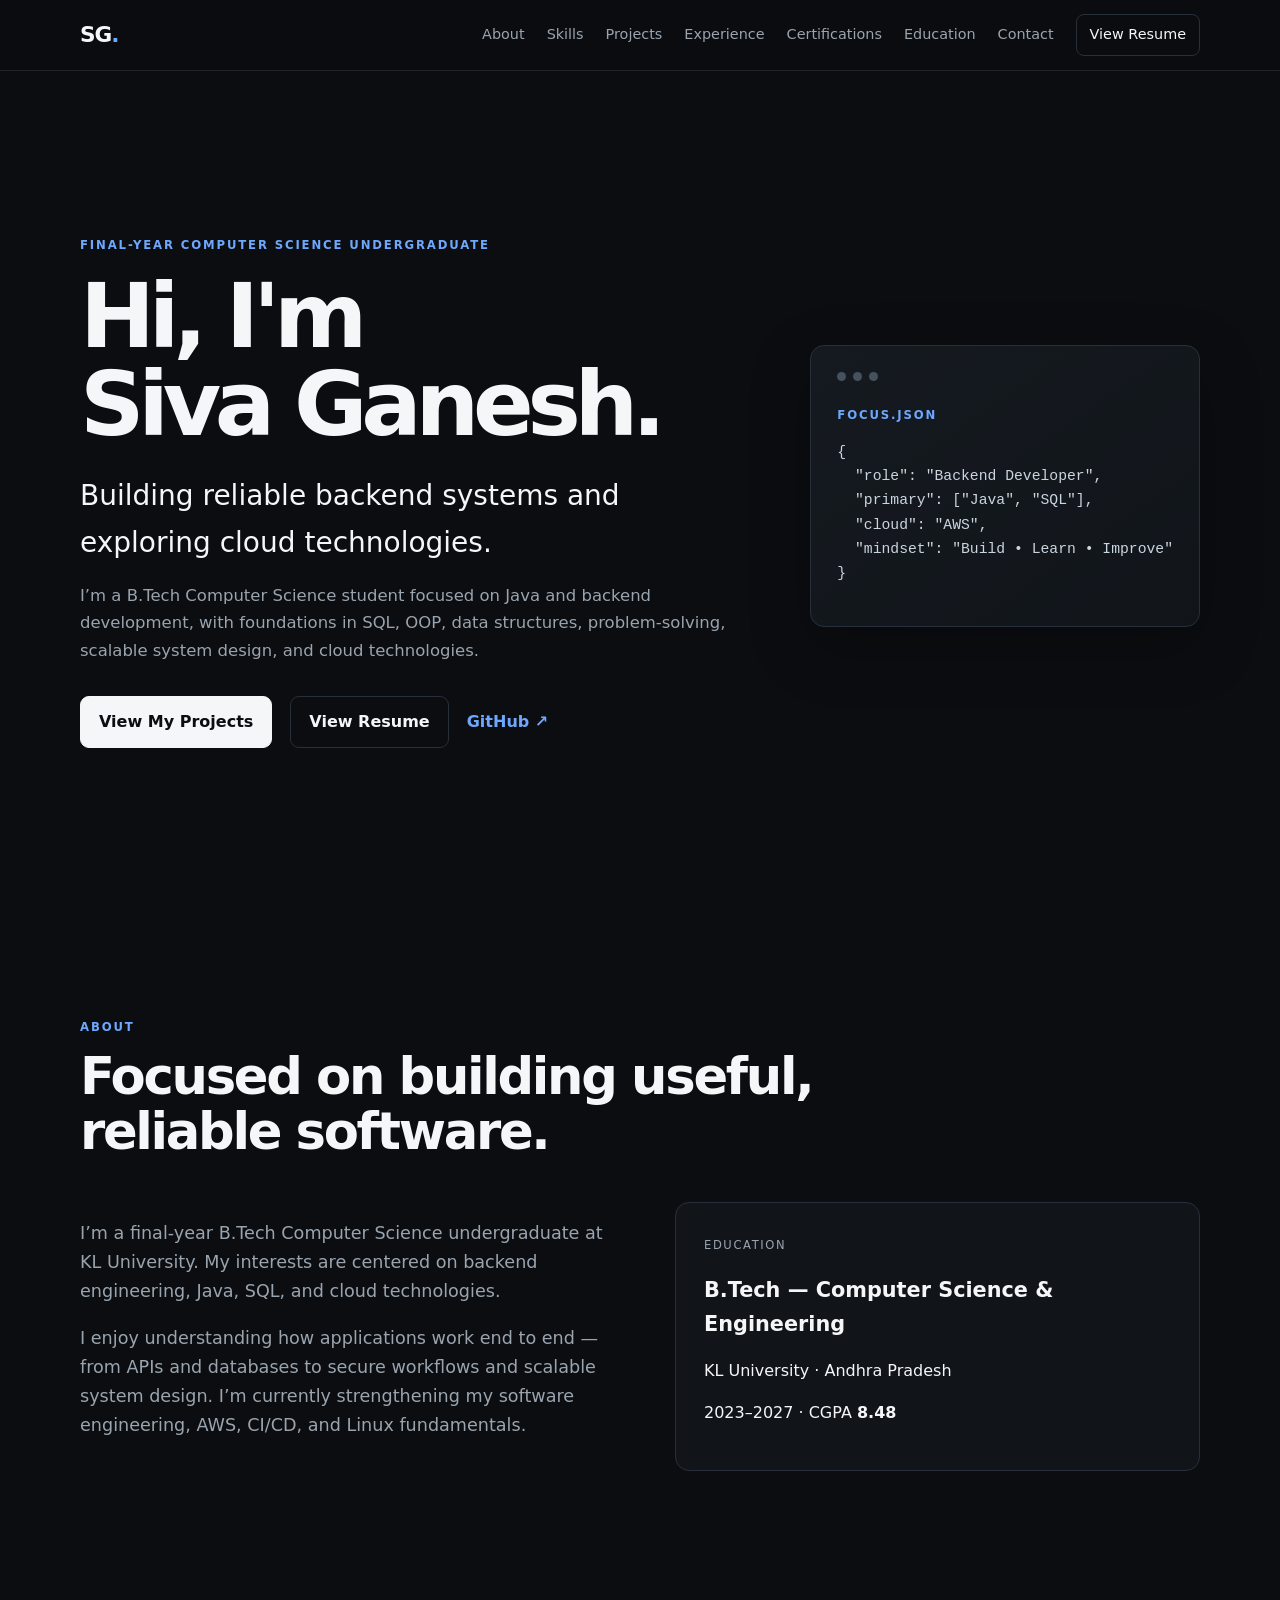
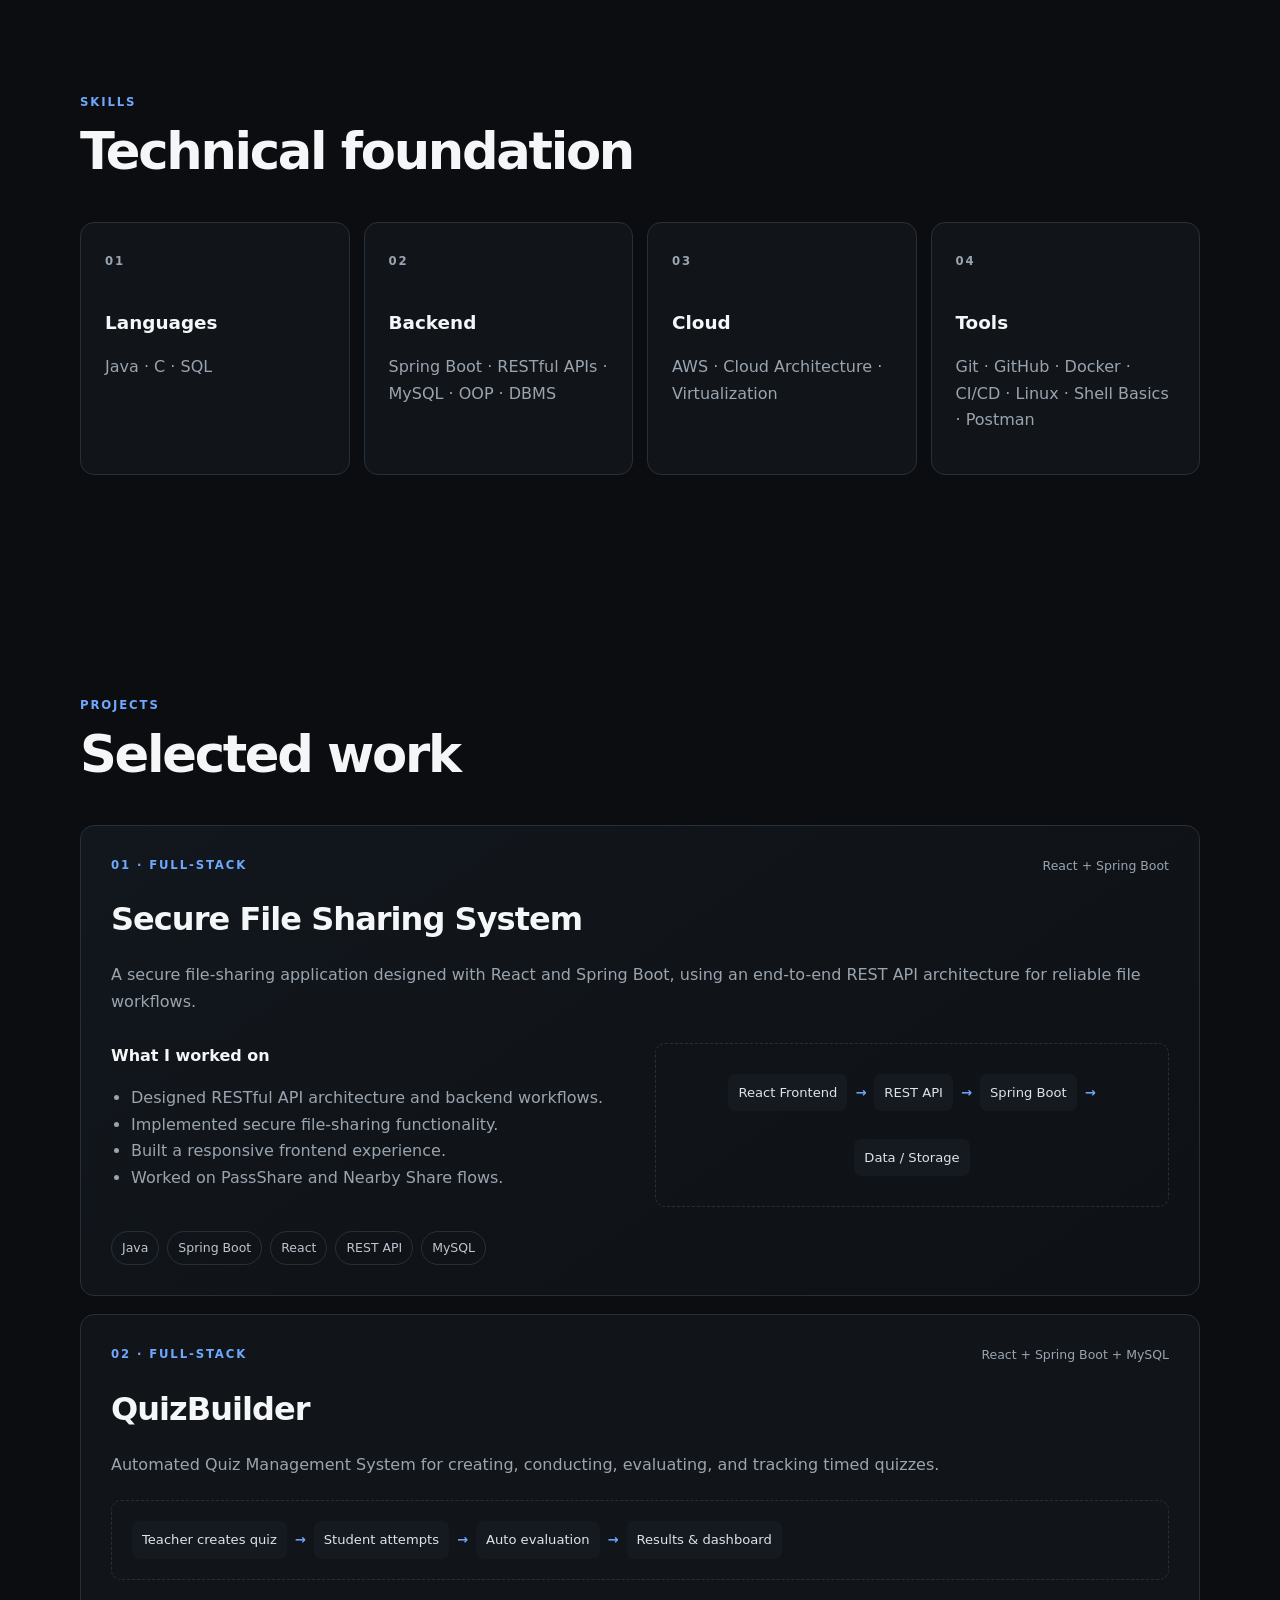
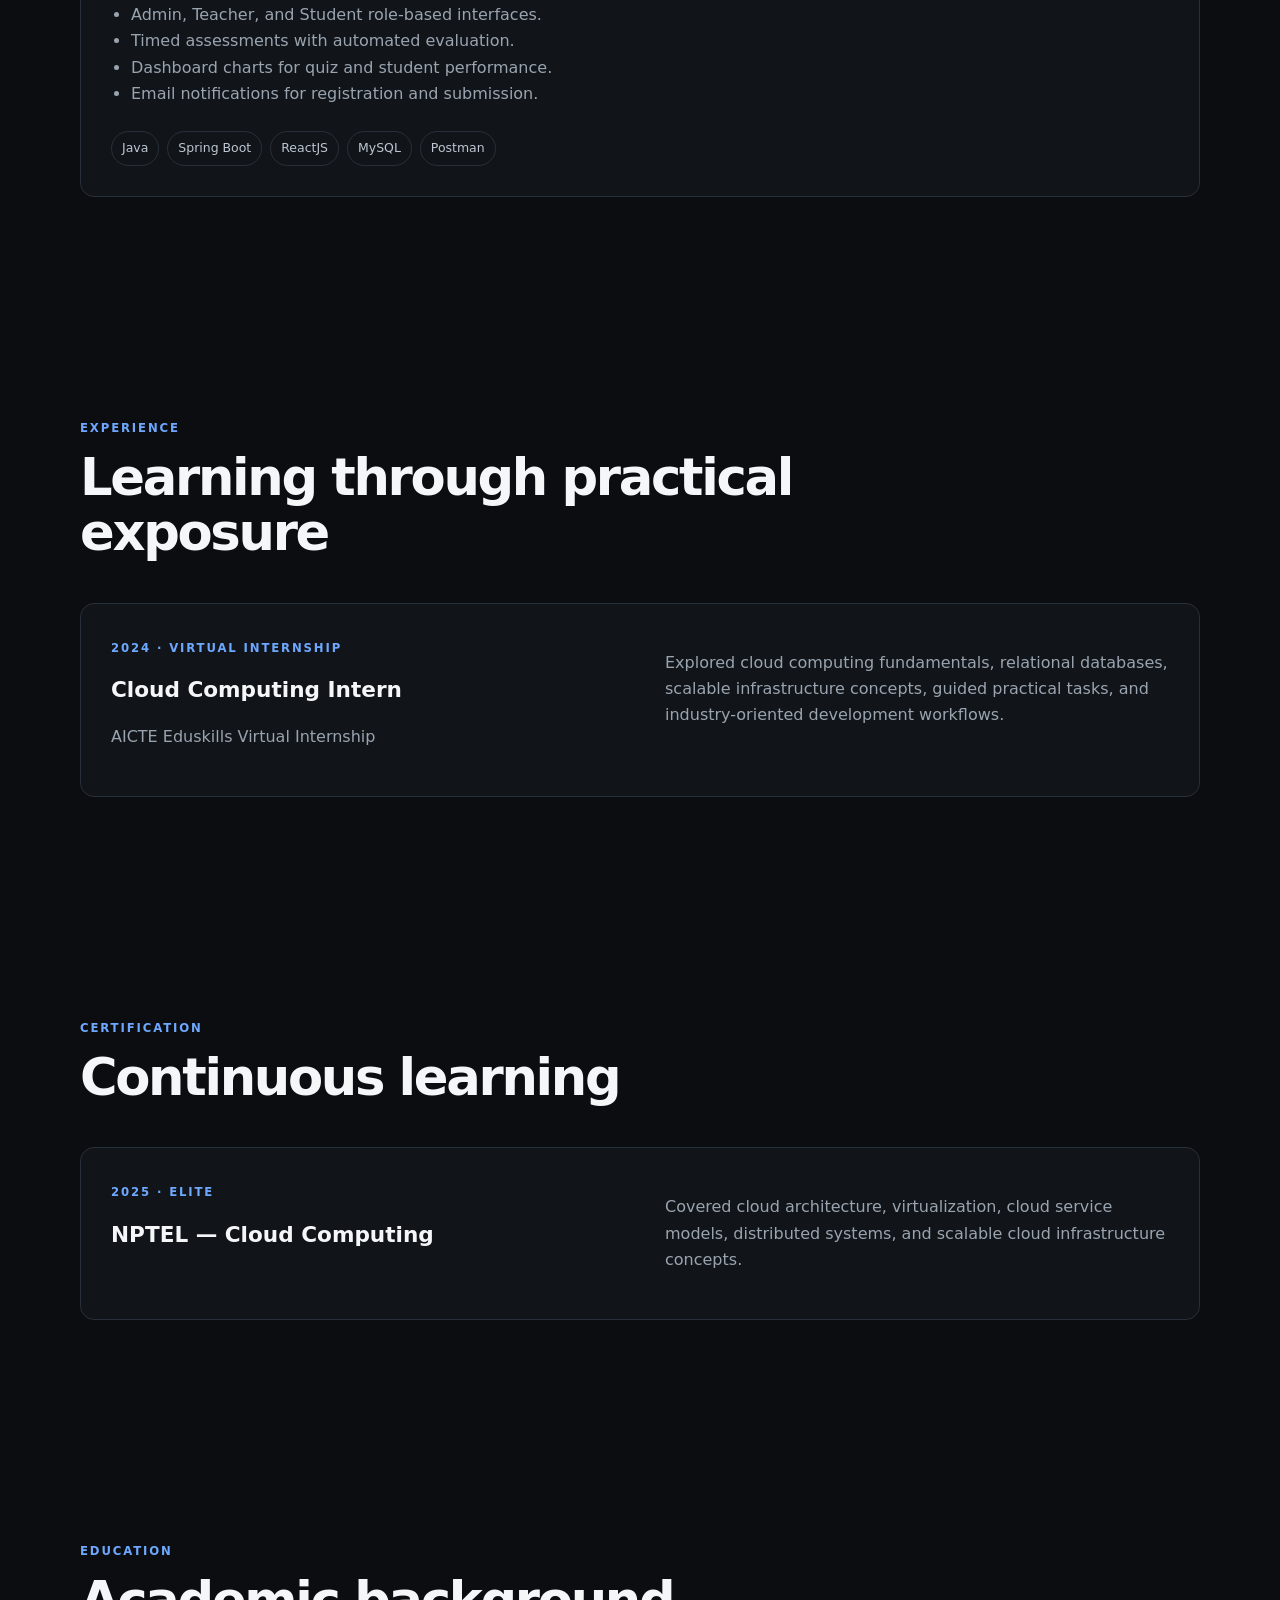
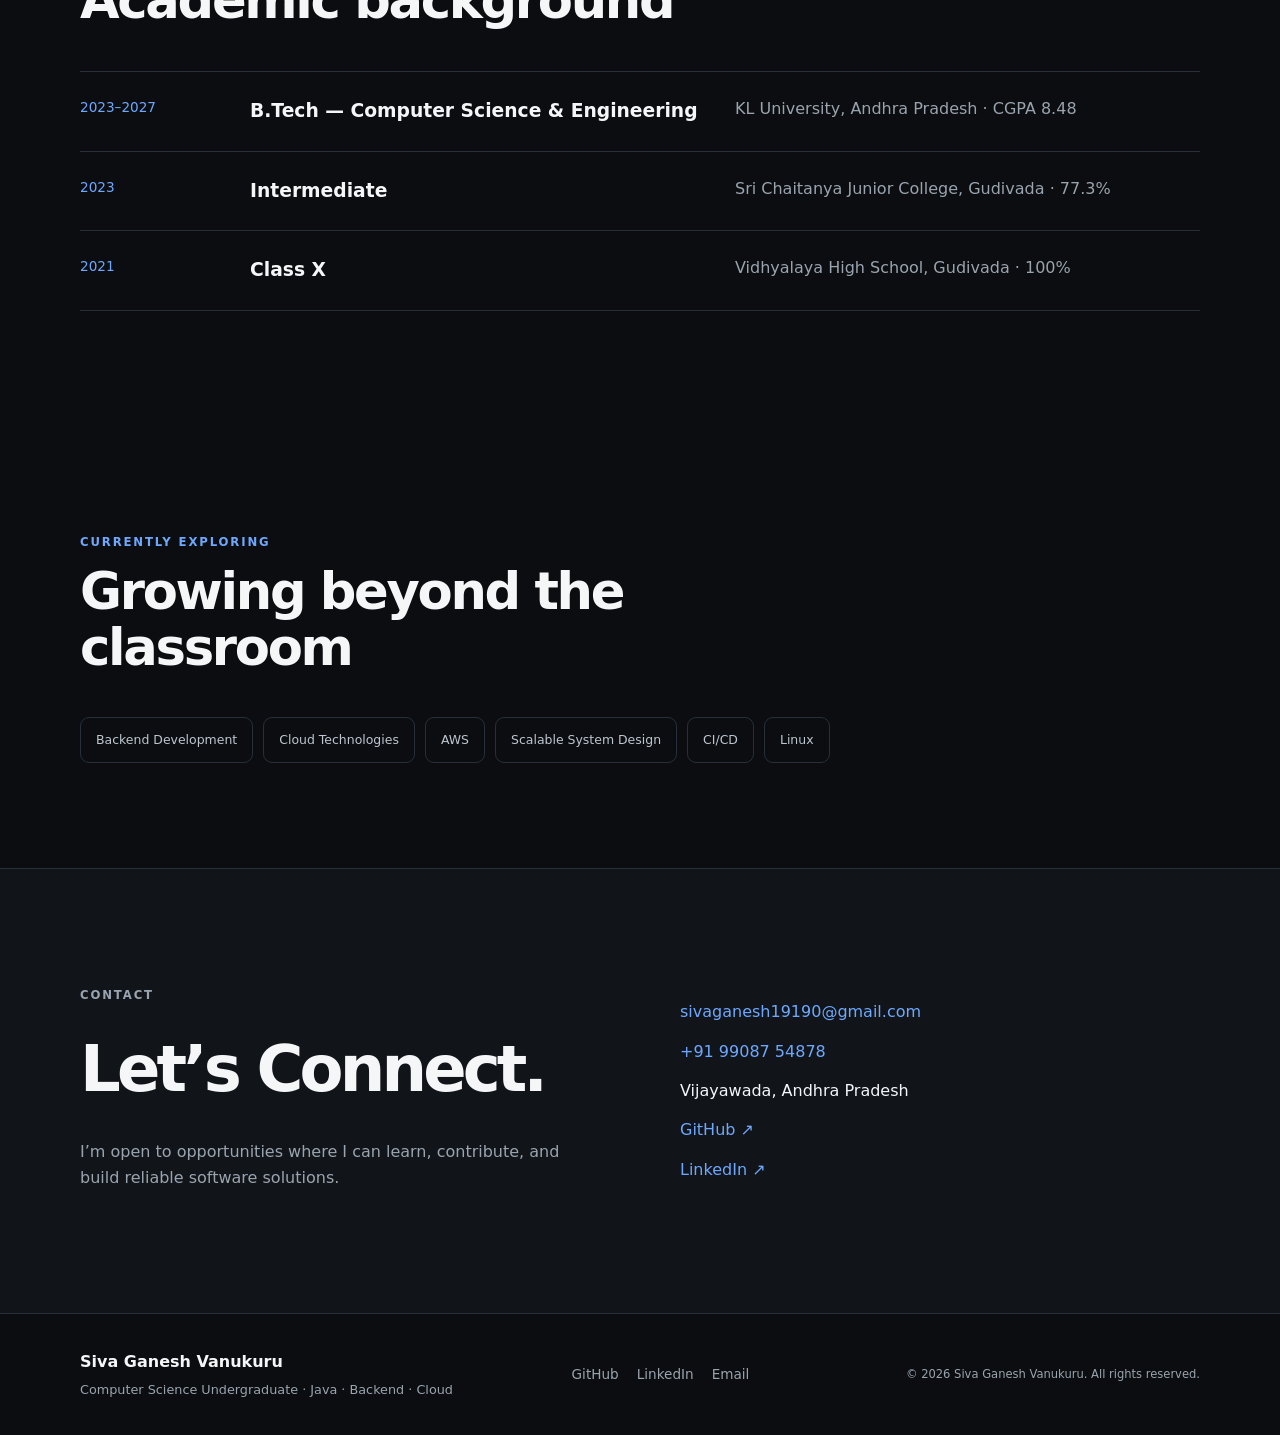
<file: index.html>
<!DOCTYPE html>
<html lang="en">
<head>
  <meta charset="UTF-8">
  <meta name="viewport" content="width=device-width, initial-scale=1.0">
  <meta name="description" content="Siva Ganesh — Computer Science undergraduate focused on Java backend development and cloud technologies.">
  <meta name="theme-color" content="#0b0d10">
  <title>Siva Ganesh | Java Backend & Cloud</title>
  <link rel="stylesheet" href="styles.css">
</head>
<body>
  <header class="site-header">
    <nav class="nav container" aria-label="Primary navigation">
      <a class="brand" href="#home" aria-label="Siva Ganesh home">SG<span>.</span></a>
      <button class="menu-toggle" type="button" aria-label="Open navigation" aria-controls="primary-navigation" aria-expanded="false">☰</button>
      <div class="nav-links" id="primary-navigation">
        <a href="#about">About</a>
        <a href="#skills">Skills</a>
        <a href="#projects">Projects</a>
        <a href="#experience">Experience</a>
        <a href="#certifications">Certifications</a>
        <a href="#education">Education</a>
        <a href="#contact">Contact</a>
        <a class="nav-cta" href="resume.html" target="_blank" rel="noopener noreferrer">View Resume</a>
      </div>
    </nav>
  </header>

  <main id="home">
    <section class="hero container reveal">
      <div class="hero-copy">
        <p class="eyebrow">FINAL-YEAR COMPUTER SCIENCE UNDERGRADUATE</p>
        <h1>Hi, I'm <span>Siva Ganesh.</span></h1>
        <p class="hero-title">Building reliable backend systems and exploring cloud technologies.</p>
        <p class="hero-text">I’m a B.Tech Computer Science student focused on Java and backend development, with foundations in SQL, OOP, data structures, problem-solving, scalable system design, and cloud technologies.</p>
        <div class="actions">
          <a class="button primary" href="#projects">View My Projects</a>
          <a class="button secondary" href="resume.html" target="_blank" rel="noopener noreferrer">View Resume</a>
          <a class="text-link" href="https://github.com/2300032599" target="_blank" rel="noopener noreferrer">GitHub ↗</a>
        </div>
      </div>
      <div class="hero-card" aria-label="Professional focus">
        <div class="terminal-dot"><i></i><i></i><i></i></div>
        <p class="code-muted">focus.json</p>
        <pre><code>{
  "role": "Backend Developer",
  "primary": ["Java", "SQL"],
  "cloud": "AWS",
  "mindset": "Build • Learn • Improve"
}</code></pre>
      </div>
    </section>

    <section id="about" class="section container reveal">
      <div class="section-heading"><p class="eyebrow">ABOUT</p><h2>Focused on building useful, reliable software.</h2></div>
      <div class="about-grid">
        <div class="about-copy">
          <p>I’m a final-year B.Tech Computer Science undergraduate at KL University. My interests are centered on backend engineering, Java, SQL, and cloud technologies.</p>
          <p>I enjoy understanding how applications work end to end — from APIs and databases to secure workflows and scalable system design. I’m currently strengthening my software engineering, AWS, CI/CD, and Linux fundamentals.</p>
        </div>
        <div class="info-card">
          <span>EDUCATION</span>
          <h3>B.Tech — Computer Science & Engineering</h3>
          <p>KL University · Andhra Pradesh</p>
          <p>2023–2027 · CGPA <strong>8.48</strong></p>
        </div>
      </div>
    </section>

    <section id="skills" class="section container reveal">
      <div class="section-heading"><p class="eyebrow">SKILLS</p><h2>Technical foundation</h2></div>
      <div class="skills-grid">
        <article class="skill-card"><span class="skill-number">01</span><h3>Languages</h3><p>Java · C · SQL</p></article>
        <article class="skill-card"><span class="skill-number">02</span><h3>Backend</h3><p>Spring Boot · RESTful APIs · MySQL · OOP · DBMS</p></article>
        <article class="skill-card"><span class="skill-number">03</span><h3>Cloud</h3><p>AWS · Cloud Architecture · Virtualization</p></article>
        <article class="skill-card"><span class="skill-number">04</span><h3>Tools</h3><p>Git · GitHub · Docker · CI/CD · Linux · Shell Basics · Postman</p></article>
      </div>
    </section>

    <section id="projects" class="section container reveal">
      <div class="section-heading"><p class="eyebrow">PROJECTS</p><h2>Selected work</h2></div>
      <div class="projects">
        <article class="project-card featured">
          <div class="project-top"><span class="project-label">01 · FULL-STACK</span><span>React + Spring Boot</span></div>
          <h3>Secure File Sharing System</h3>
          <p>A secure file-sharing application designed with React and Spring Boot, using an end-to-end REST API architecture for reliable file workflows.</p>
          <div class="project-layout">
            <div>
              <h4>What I worked on</h4>
              <ul><li>Designed RESTful API architecture and backend workflows.</li><li>Implemented secure file-sharing functionality.</li><li>Built a responsive frontend experience.</li><li>Worked on PassShare and Nearby Share flows.</li></ul>
            </div>
            <div class="architecture"><span>React Frontend</span><b>→</b><span>REST API</span><b>→</b><span>Spring Boot</span><b>→</b><span>Data / Storage</span></div>
          </div>
          <div class="tags"><span>Java</span><span>Spring Boot</span><span>React</span><span>REST API</span><span>MySQL</span></div>
        </article>

        <article class="project-card">
          <div class="project-top"><span class="project-label">02 · FULL-STACK</span><span>React + Spring Boot + MySQL</span></div>
          <h3>QuizBuilder</h3>
          <p>Automated Quiz Management System for creating, conducting, evaluating, and tracking timed quizzes.</p>
          <div class="workflow"><span>Teacher creates quiz</span><b>→</b><span>Student attempts</span><b>→</b><span>Auto evaluation</span><b>→</b><span>Results & dashboard</span></div>
          <ul class="compact-list"><li>Admin, Teacher, and Student role-based interfaces.</li><li>Timed assessments with automated evaluation.</li><li>Dashboard charts for quiz and student performance.</li><li>Email notifications for registration and submission.</li></ul>
          <div class="tags"><span>Java</span><span>Spring Boot</span><span>ReactJS</span><span>MySQL</span><span>Postman</span></div>
        </article>
      </div>
    </section>

    <section id="experience" class="section container reveal">
      <div class="section-heading"><p class="eyebrow">EXPERIENCE</p><h2>Learning through practical exposure</h2></div>
      <article class="timeline-card">
        <div><span class="project-label">2024 · VIRTUAL INTERNSHIP</span><h3>Cloud Computing Intern</h3><p>AICTE Eduskills Virtual Internship</p></div>
        <div><p>Explored cloud computing fundamentals, relational databases, scalable infrastructure concepts, guided practical tasks, and industry-oriented development workflows.</p></div>
      </article>
    </section>

    <section id="certifications" class="section container reveal">
      <div class="section-heading"><p class="eyebrow">CERTIFICATION</p><h2>Continuous learning</h2></div>
      <article class="cert-card"><div><span class="project-label">2025 · ELITE</span><h3>NPTEL — Cloud Computing</h3></div><p>Covered cloud architecture, virtualization, cloud service models, distributed systems, and scalable cloud infrastructure concepts.</p></article>
    </section>

    <section id="education" class="section container reveal">
      <div class="section-heading"><p class="eyebrow">EDUCATION</p><h2>Academic background</h2></div>
      <div class="education-list">
        <div><span>2023–2027</span><h3>B.Tech — Computer Science & Engineering</h3><p>KL University, Andhra Pradesh · CGPA 8.48</p></div>
        <div><span>2023</span><h3>Intermediate</h3><p>Sri Chaitanya Junior College, Gudivada · 77.3%</p></div>
        <div><span>2021</span><h3>Class X</h3><p>Vidhyalaya High School, Gudivada · 100%</p></div>
      </div>
    </section>

    <section class="section container reveal">
      <div class="section-heading"><p class="eyebrow">CURRENTLY EXPLORING</p><h2>Growing beyond the classroom</h2></div>
      <div class="explore-grid"><span>Backend Development</span><span>Cloud Technologies</span><span>AWS</span><span>Scalable System Design</span><span>CI/CD</span><span>Linux</span></div>
    </section>

    <section id="contact" class="contact section reveal">
      <div class="container contact-inner">
        <div><p class="eyebrow">CONTACT</p><h2>Let’s Connect.</h2><p>I’m open to opportunities where I can learn, contribute, and build reliable software solutions.</p></div>
        <div class="contact-details">
          <a href="mailto:sivaganesh19190@gmail.com">sivaganesh19190@gmail.com</a>
          <a href="tel:+919908754878">+91 99087 54878</a>
          <span>Vijayawada, Andhra Pradesh</span>
          <a href="https://github.com/2300032599" target="_blank" rel="noopener noreferrer">GitHub ↗</a>
          <a href="https://www.linkedin.com/in/vanukuru-siva-ganesh-0585ab351/" target="_blank" rel="noopener noreferrer">LinkedIn ↗</a>
        </div>
      </div>
    </section>
  </main>

  <footer class="footer"><div class="container footer-inner"><div><strong>Siva Ganesh Vanukuru</strong><span>Computer Science Undergraduate · Java · Backend · Cloud</span></div><div><a href="https://github.com/2300032599" target="_blank" rel="noopener noreferrer">GitHub</a><a href="https://www.linkedin.com/in/vanukuru-siva-ganesh-0585ab351/" target="_blank" rel="noopener noreferrer">LinkedIn</a><a href="mailto:sivaganesh19190@gmail.com">Email</a></div><small>© 2026 Siva Ganesh Vanukuru. All rights reserved.</small></div></footer>
  <script src="script.js"></script>
</body>
</html>
</file>
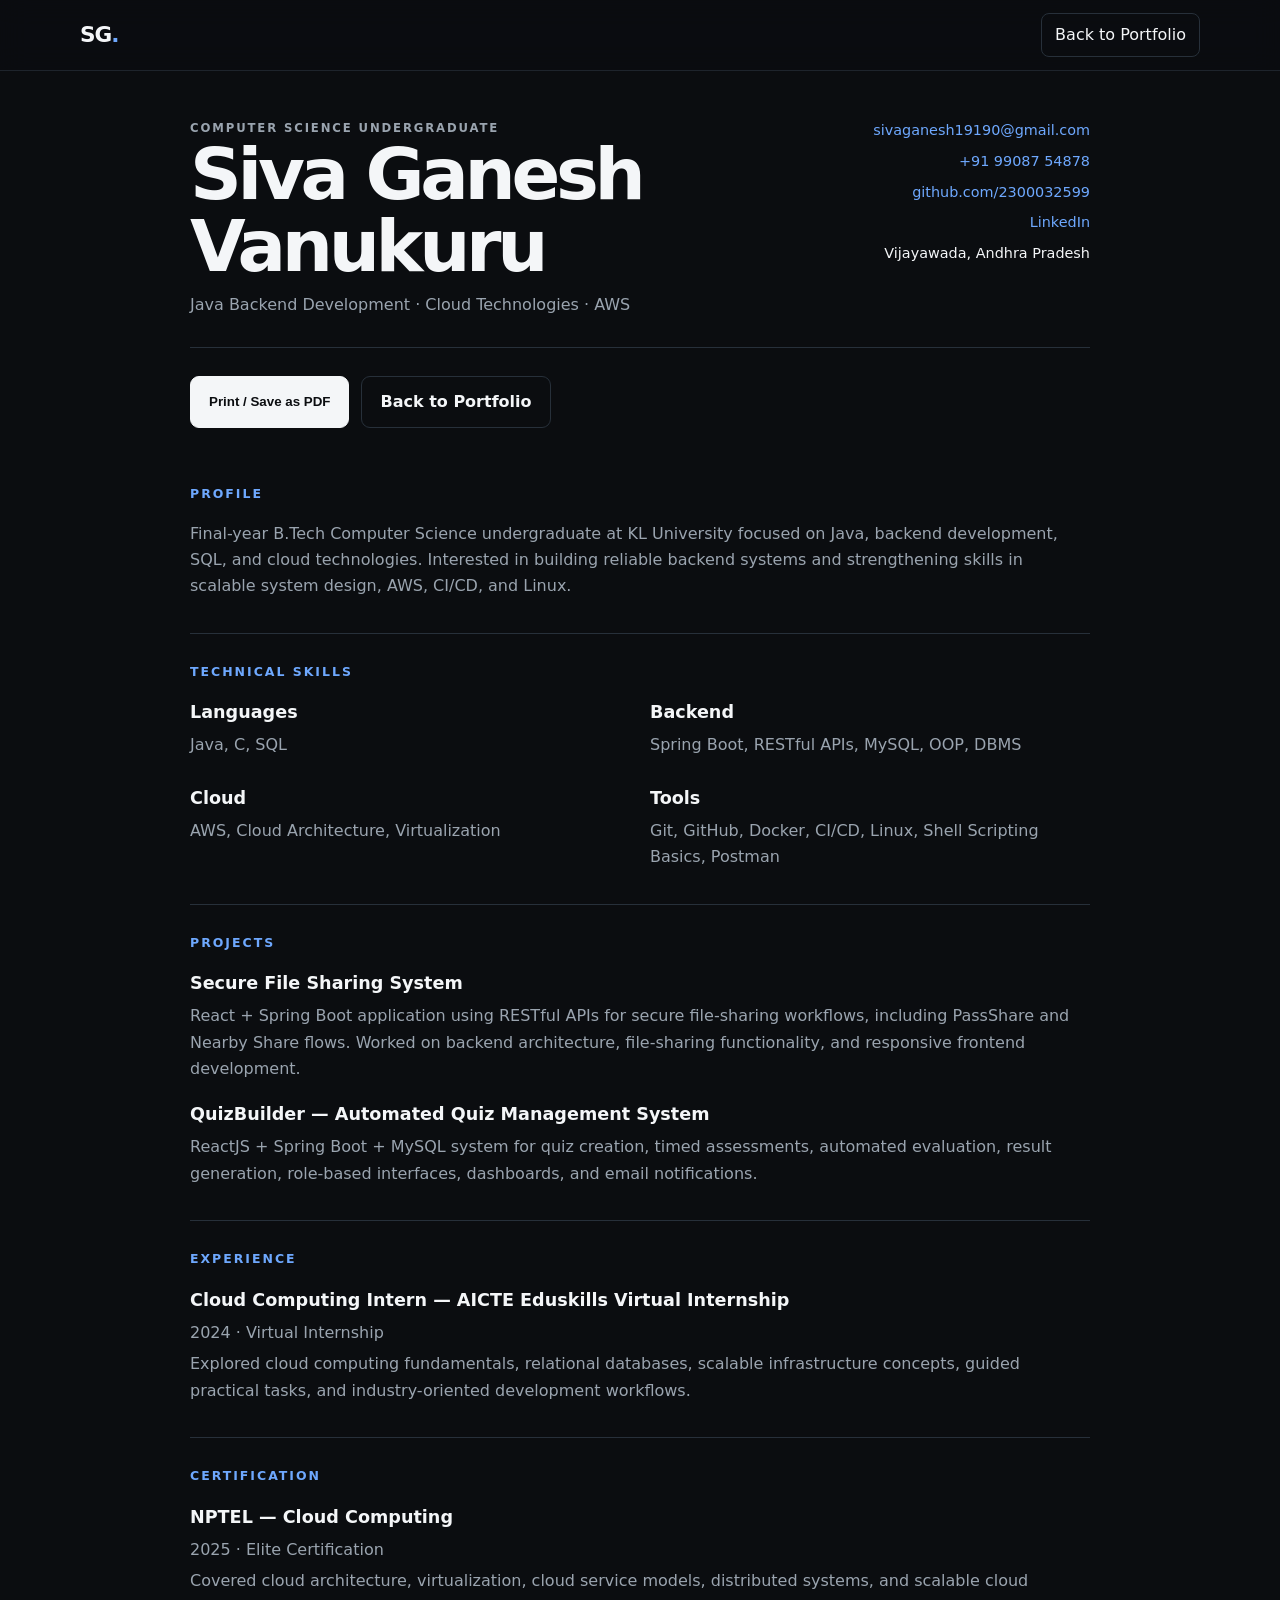
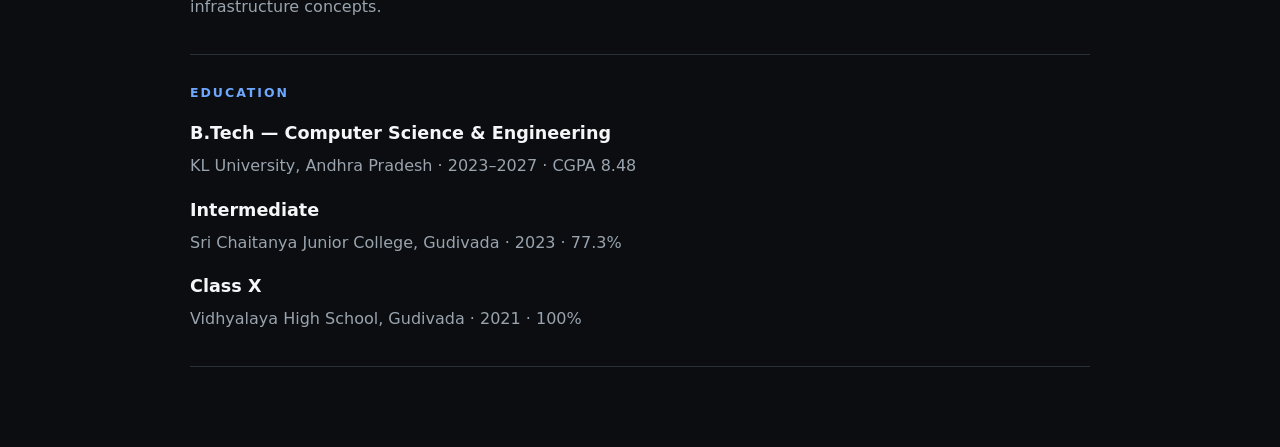
<file: resume.html>
<!DOCTYPE html>
<html lang="en">
<head>
  <meta charset="UTF-8">
  <meta name="viewport" content="width=device-width, initial-scale=1.0">
  <meta name="description" content="Resume — Siva Ganesh Vanukuru, Computer Science undergraduate focused on Java backend development and cloud technologies.">
  <title>Siva Ganesh Vanukuru | Resume</title>
  <link rel="stylesheet" href="styles.css">
  <style>
    .resume-page{max-width:900px;margin:0 auto;padding:48px 0 80px}
    .resume-header{display:flex;justify-content:space-between;gap:30px;align-items:flex-start;padding-bottom:28px;border-bottom:1px solid var(--line)}
    .resume-header h1{font-size:clamp(2.5rem,6vw,4.5rem);line-height:1;margin:0 0 10px;letter-spacing:-.06em}
    .resume-header p{margin:0;color:var(--muted)}
    .resume-contact{display:flex;flex-direction:column;gap:7px;text-align:right;font-size:.9rem}
    .resume-contact a{color:var(--accent)}
    .resume-section{padding:28px 0;border-bottom:1px solid var(--line)}
    .resume-section h2{font-size:.78rem;letter-spacing:.16em;text-transform:uppercase;color:var(--accent);margin:0 0 16px}
    .resume-section h3{margin:0 0 4px;font-size:1.1rem}
    .resume-section p{margin:5px 0;color:var(--muted)}
    .resume-grid{display:grid;grid-template-columns:1fr 1fr;gap:20px}
    .resume-actions{display:flex;gap:12px;flex-wrap:wrap;margin:28px 0}
    .print-only{display:none}
    @media(max-width:700px){
      .resume-page{padding:28px 0 60px}
      .resume-header{flex-direction:column}
      .resume-contact{text-align:left}
      .resume-grid{grid-template-columns:1fr}
    }
    @media print{
      body{background:#fff;color:#111}
      .site-header,.resume-actions,.footer{display:none!important}
      .resume-page{max-width:none;padding:0}
      .resume-section{border-color:#ccc}
      .resume-section p,.resume-header p{color:#333}
      .resume-section h2{color:#174ea6}
      .resume-contact a{color:#174ea6}
    }
  </style>
</head>
<body>
  <header class="site-header">
    <nav class="nav container" aria-label="Resume navigation">
      <a class="brand" href="index.html" aria-label="Back to portfolio">SG<span>.</span></a>
      <a class="nav-cta" href="index.html">Back to Portfolio</a>
    </nav>
  </header>

  <main class="container resume-page">
    <div class="resume-header">
      <div>
        <p class="eyebrow">COMPUTER SCIENCE UNDERGRADUATE</p>
        <h1>Siva Ganesh Vanukuru</h1>
        <p>Java Backend Development · Cloud Technologies · AWS</p>
      </div>
      <div class="resume-contact">
        <a href="mailto:sivaganesh19190@gmail.com">sivaganesh19190@gmail.com</a>
        <a href="tel:+919908754878">+91 99087 54878</a>
        <a href="https://github.com/2300032599" target="_blank" rel="noopener noreferrer">github.com/2300032599</a>
        <a href="https://www.linkedin.com/in/vanukuru-siva-ganesh-0585ab351/" target="_blank" rel="noopener noreferrer">LinkedIn</a>
        <span>Vijayawada, Andhra Pradesh</span>
      </div>
    </div>

    <div class="resume-actions">
      <button class="button primary" type="button" onclick="window.print()">Print / Save as PDF</button>
      <a class="button secondary" href="index.html">Back to Portfolio</a>
    </div>

    <section class="resume-section">
      <h2>Profile</h2>
      <p>Final-year B.Tech Computer Science undergraduate at KL University focused on Java, backend development, SQL, and cloud technologies. Interested in building reliable backend systems and strengthening skills in scalable system design, AWS, CI/CD, and Linux.</p>
    </section>

    <section class="resume-section">
      <h2>Technical Skills</h2>
      <div class="resume-grid">
        <div><h3>Languages</h3><p>Java, C, SQL</p></div>
        <div><h3>Backend</h3><p>Spring Boot, RESTful APIs, MySQL, OOP, DBMS</p></div>
        <div><h3>Cloud</h3><p>AWS, Cloud Architecture, Virtualization</p></div>
        <div><h3>Tools</h3><p>Git, GitHub, Docker, CI/CD, Linux, Shell Scripting Basics, Postman</p></div>
      </div>
    </section>

    <section class="resume-section">
      <h2>Projects</h2>
      <h3>Secure File Sharing System</h3>
      <p>React + Spring Boot application using RESTful APIs for secure file-sharing workflows, including PassShare and Nearby Share flows. Worked on backend architecture, file-sharing functionality, and responsive frontend development.</p>
      <h3 style="margin-top:18px">QuizBuilder — Automated Quiz Management System</h3>
      <p>ReactJS + Spring Boot + MySQL system for quiz creation, timed assessments, automated evaluation, result generation, role-based interfaces, dashboards, and email notifications.</p>
    </section>

    <section class="resume-section">
      <h2>Experience</h2>
      <h3>Cloud Computing Intern — AICTE Eduskills Virtual Internship</h3>
      <p>2024 · Virtual Internship</p>
      <p>Explored cloud computing fundamentals, relational databases, scalable infrastructure concepts, guided practical tasks, and industry-oriented development workflows.</p>
    </section>

    <section class="resume-section">
      <h2>Certification</h2>
      <h3>NPTEL — Cloud Computing</h3>
      <p>2025 · Elite Certification</p>
      <p>Covered cloud architecture, virtualization, cloud service models, distributed systems, and scalable cloud infrastructure concepts.</p>
    </section>

    <section class="resume-section">
      <h2>Education</h2>
      <h3>B.Tech — Computer Science & Engineering</h3>
      <p>KL University, Andhra Pradesh · 2023–2027 · CGPA 8.48</p>
      <h3 style="margin-top:16px">Intermediate</h3>
      <p>Sri Chaitanya Junior College, Gudivada · 2023 · 77.3%</p>
      <h3 style="margin-top:16px">Class X</h3>
      <p>Vidhyalaya High School, Gudivada · 2021 · 100%</p>
    </section>
  </main>
</body>
</html>
</file>
<file: styles.css>
:root{--bg:#0b0d10;--surface:#11151a;--surface2:#151a20;--text:#f4f6f8;--muted:#9aa4af;--line:#27303a;--accent:#6ea8fe;--max:1120px}*{box-sizing:border-box}html{scroll-behavior:smooth}body{margin:0;background:var(--bg);color:var(--text);font-family:Inter,ui-sans-serif,system-ui,-apple-system,BlinkMacSystemFont,"Segoe UI",sans-serif;line-height:1.65}a{color:inherit;text-decoration:none}.container{width:min(calc(100% - 40px),var(--max));margin:auto}.site-header{position:sticky;top:0;z-index:20;background:rgba(11,13,16,.88);backdrop-filter:blur(14px);border-bottom:1px solid rgba(39,48,58,.7)}.nav{min-height:70px;display:flex;align-items:center;justify-content:space-between}.brand{font-size:1.35rem;font-weight:800;letter-spacing:-.05em}.brand span{color:var(--accent)}.nav-links{display:flex;align-items:center;gap:22px;font-size:.9rem;color:var(--muted)}.nav-links a:hover,.text-link:hover,.contact-details a:hover{color:var(--text)}.nav-cta{border:1px solid var(--line);padding:8px 13px;border-radius:8px;color:var(--text)}.menu-toggle{display:none;background:none;border:0;color:var(--text);font-size:1.5rem}.hero{min-height:calc(100vh - 70px);display:grid;grid-template-columns:1.3fr .7fr;align-items:center;gap:70px;padding:80px 0}.eyebrow,.project-label,.code-muted,.skill-number{font-size:.73rem;letter-spacing:.16em;text-transform:uppercase;color:var(--accent);font-weight:700}.hero h1{font-size:clamp(3.2rem,7vw,6.2rem);line-height:.98;letter-spacing:-.07em;margin:18px 0}.hero h1 span{display:block}.hero-title{font-size:clamp(1.25rem,2.5vw,1.75rem);max-width:720px;margin:25px 0 14px}.hero-text{color:var(--muted);max-width:720px;font-size:1.03rem}.actions{display:flex;align-items:center;gap:18px;flex-wrap:wrap;margin-top:32px}.button{padding:12px 18px;border-radius:9px;font-weight:700;border:1px solid var(--line)}.button.primary{background:var(--text);color:var(--bg);border-color:var(--text)}.button.secondary{background:transparent}.text-link{color:var(--accent);font-weight:700}.hero-card{background:linear-gradient(145deg,var(--surface2),var(--surface));border:1px solid var(--line);border-radius:14px;padding:26px;box-shadow:0 20px 60px rgba(0,0,0,.25)}.terminal-dot{display:flex;gap:7px;margin-bottom:25px}.terminal-dot i{width:9px;height:9px;border-radius:50%;background:#46515d}.hero-card pre{overflow:auto;color:#cbd5df;font-size:.92rem}.section{padding:105px 0}.section-heading{max-width:760px;margin-bottom:42px}.section-heading h2{font-size:clamp(2rem,4vw,3.5rem);line-height:1.08;letter-spacing:-.045em;margin:12px 0}.about-grid{display:grid;grid-template-columns:1fr 1fr;gap:70px}.about-copy{font-size:1.1rem;color:var(--muted)}.info-card,.skill-card,.project-card,.timeline-card,.cert-card{border:1px solid var(--line);background:var(--surface);border-radius:14px}.info-card{padding:28px}.info-card span{font-size:.72rem;color:var(--muted);letter-spacing:.14em}.info-card h3{font-size:1.3rem;margin:16px 0 5px}.skills-grid{display:grid;grid-template-columns:repeat(4,1fr);gap:14px}.skill-card{padding:24px;min-height:190px}.skill-number{color:var(--muted)}.skill-card h3{margin:35px 0 8px;font-size:1.15rem}.skill-card p,.project-card p,.timeline-card p,.cert-card p{color:var(--muted)}.projects{display:grid;gap:18px}.project-card{padding:30px}.featured{background:linear-gradient(145deg,#12171d,#0e1115)}.project-top{display:flex;justify-content:space-between;gap:20px;color:var(--muted);font-size:.78rem}.project-card h3{font-size:2rem;letter-spacing:-.03em;margin:17px 0 8px}.project-layout{display:grid;grid-template-columns:1fr 1fr;gap:30px;margin-top:28px}.project-layout h4{margin:0}.project-layout ul,.compact-list{padding-left:20px;color:var(--muted)}.architecture,.workflow{display:flex;align-items:center;justify-content:center;gap:8px;flex-wrap:wrap;border:1px dashed var(--line);padding:20px;border-radius:10px;color:#dce3ea;font-size:.82rem}.architecture span,.workflow span{background:var(--surface2);padding:8px 10px;border-radius:7px}.architecture b,.workflow b{color:var(--accent)}.workflow{justify-content:flex-start;margin:22px 0}.tags{display:flex;gap:8px;flex-wrap:wrap;margin-top:24px}.tags span,.explore-grid span{border:1px solid var(--line);padding:6px 10px;border-radius:999px;color:#bdc6d0;font-size:.78rem}.timeline-card,.cert-card{display:grid;grid-template-columns:1fr 1fr;gap:50px;padding:30px}.timeline-card h3,.cert-card h3{margin:12px 0 0;font-size:1.35rem}.education-list{border-top:1px solid var(--line)}.education-list>div{display:grid;grid-template-columns:150px 1fr 1fr;gap:20px;padding:24px 0;border-bottom:1px solid var(--line)}.education-list span{color:var(--accent);font-size:.85rem}.education-list h3,.education-list p{margin:0}.education-list p{color:var(--muted)}.explore-grid{display:flex;gap:10px;flex-wrap:wrap}.explore-grid span{border-radius:9px;padding:12px 15px}.contact{background:var(--surface);border-top:1px solid var(--line);border-bottom:1px solid var(--line)}.contact-inner{display:grid;grid-template-columns:1fr 1fr;gap:80px}.contact-inner h2{font-size:clamp(2.5rem,5vw,4.5rem);letter-spacing:-.06em;margin:12px 0}.contact-inner p{color:var(--muted);max-width:550px}.contact-details{display:flex;flex-direction:column;gap:13px;justify-content:center}.contact-details a{color:var(--accent)}.muted{color:var(--muted);font-size:.9rem}.footer{padding:35px 0;color:var(--muted)}.footer-inner{display:grid;grid-template-columns:1.5fr 1fr auto;align-items:center;gap:20px}.footer strong,.footer span{display:block}.footer strong{color:var(--text)}.footer span{font-size:.8rem;margin-top:4px}.footer a{margin-right:18px;font-size:.85rem}.footer small{font-size:.72rem}.js .reveal{opacity:0;transform:translateY(18px);transition:opacity .65s ease,transform .65s ease}.js .reveal.visible{opacity:1;transform:none}@media(max-width:900px){.nav-links{display:none;position:absolute;left:20px;right:20px;top:70px;background:var(--surface);border:1px solid var(--line);border-radius:10px;padding:18px;flex-direction:column;align-items:flex-start}.nav-links.open{display:flex}.menu-toggle{display:block}.hero,.about-grid,.project-layout,.timeline-card,.cert-card,.contact-inner{grid-template-columns:1fr}.hero{padding:70px 0;gap:40px}.skills-grid{grid-template-columns:1fr 1fr}.education-list>div{grid-template-columns:110px 1fr}}@media(max-width:600px){.container{width:min(calc(100% - 28px),var(--max))}.section{padding:75px 0}.hero h1{font-size:3.3rem}.skills-grid{grid-template-columns:1fr}.project-card{padding:22px}.project-top{flex-direction:column;gap:7px}.education-list>div{grid-template-columns:1fr;gap:6px}.footer-inner{grid-template-columns:1fr}.hero-card{padding:18px}.architecture{justify-content:flex-start}.nav-links{left:14px;right:14px}}
</file>
